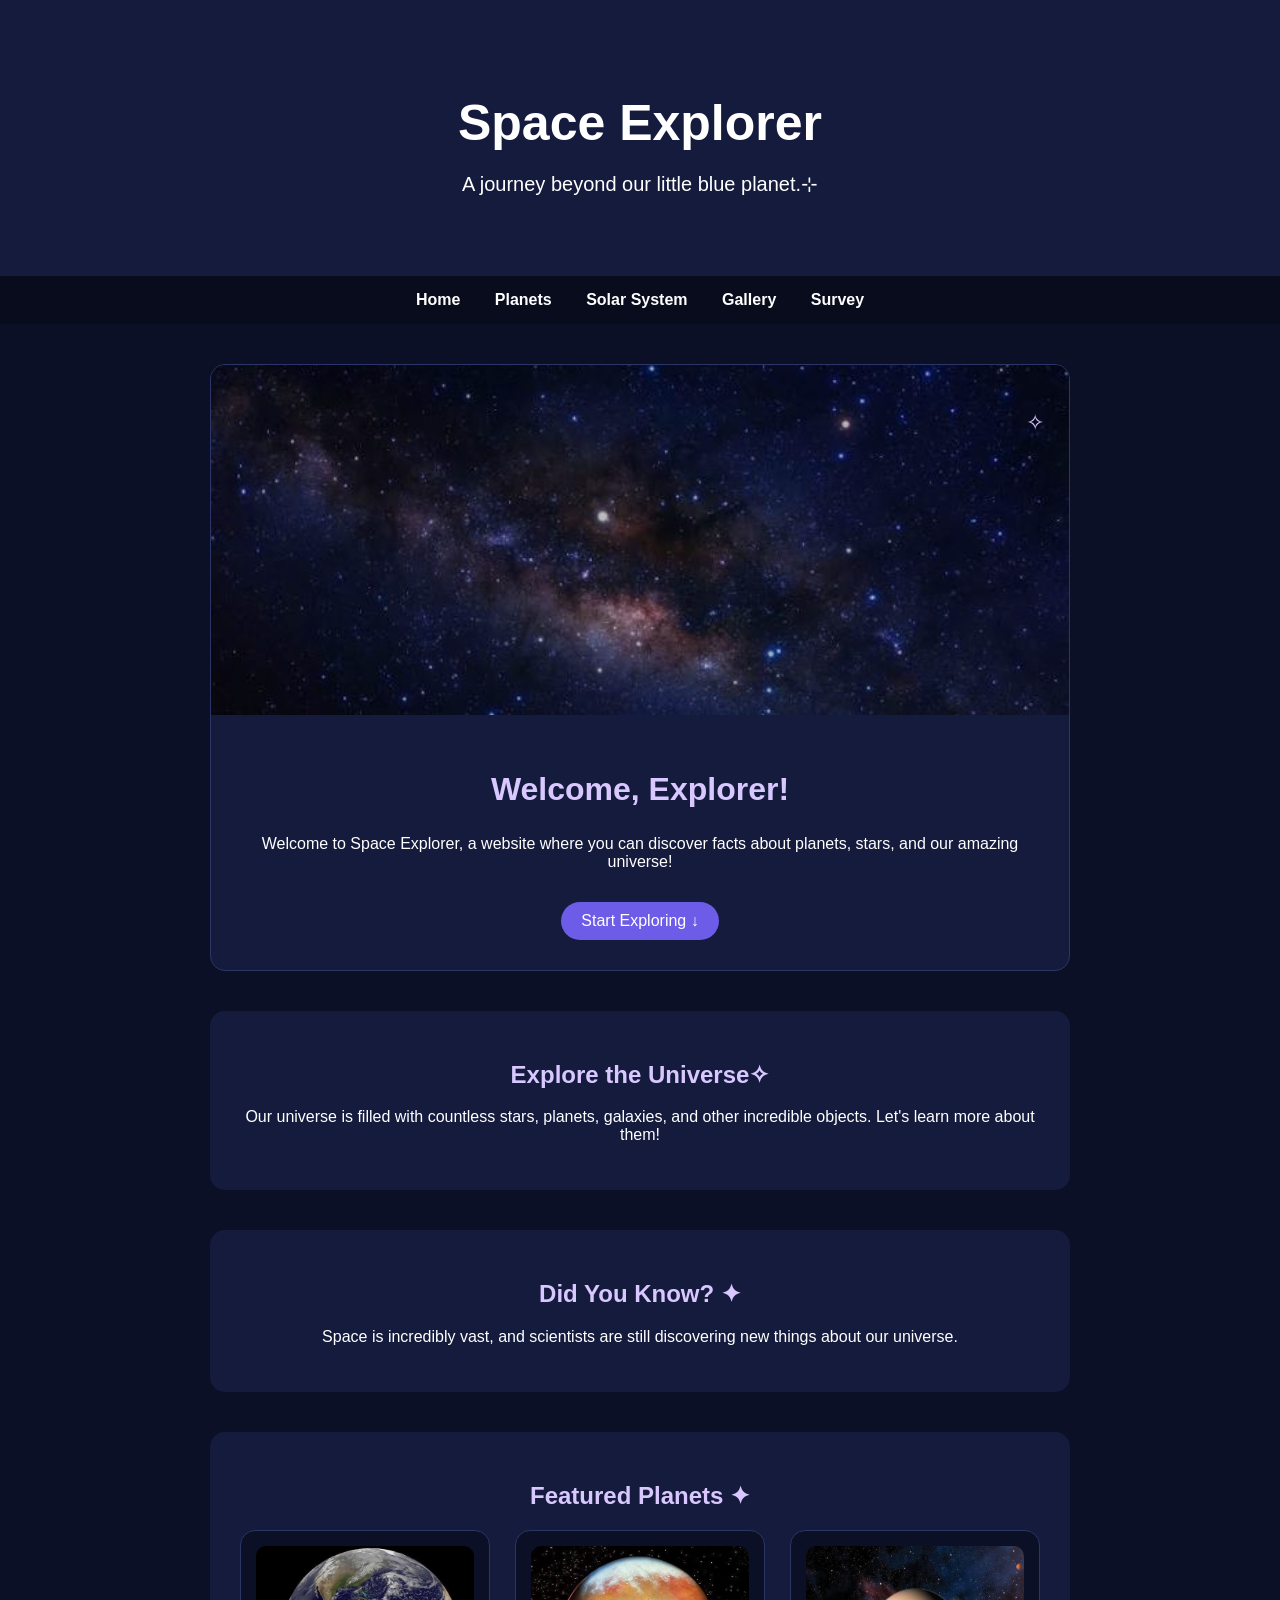
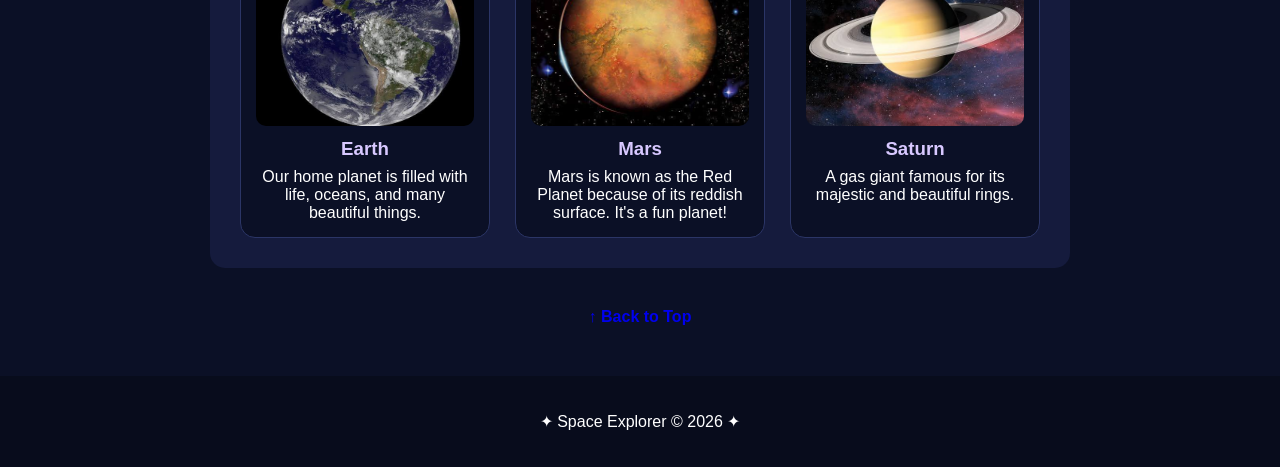
<file: index.html>
<!DOCTYPE html>
<html>
<head>
    <title>Space Explorer</title>
    <link rel="stylesheet" href="style.css">
</head>

<body id="top"></body>
 <header>
        <h1>Space Explorer</h1>
        <p>A journey beyond our little blue planet.⊹</p>
    </header>

    <nav>
        <a href="index.html">Home</a>
        <a href="planets.html">Planets</a>
        <a href="solar-system.html">Solar System</a>
        <a href="gallery.html">Gallery</a>
        <a href="survey.html">Survey</a>
    </nav>

    <main>

        <section class="hero">
    <img src="images/space.jpg" alt="A view of outer space">

    <div class="hero-text">
        <h2>Welcome, Explorer!</h2>

        <p>
            Welcome to Space Explorer, a website where you can discover
            facts about planets, stars, and our amazing universe!
        </p>

        <a href="#explore">Start Exploring ↓</a>
    </div>
</section>
        
        <section id="explore">
            <h2>Explore the Universe✧</h2>

            <p>
                Our universe is filled with countless stars, planets, galaxies,
                and other incredible objects. Let's learn more about them!
            </p>
        </section>

        <section>
            <h2>Did You Know? ✦</h2>

            <p>
                Space is incredibly vast, and scientists are still discovering
                new things about our universe.
            </p>
        </section>

    </main>
    <main>
      <section>
    <h2>Featured Planets ✦</h2>

    <div class="planet-container">

        <div class="planet-card">
    <img src="images/earth.jpg" alt="Earth">
    <h3>Earth</h3>
    <p>
        Our home planet is filled with life, oceans, and many beautiful things.
    </p>
</div>

<div class="planet-card">
    <img src="images/mars.jpg" alt="Mars">
    <h3>Mars</h3>
    <p>
        Mars is known as the Red Planet because of its reddish surface. It's a fun planet!
    </p>
</div>

<div class="planet-card">
    <img src="images/saturn.jpg" alt="Saturn">
    <h3>Saturn</h3>
    <p>
        A gas giant famous for its majestic and beautiful rings.
    </p>
</div>

    </div>
</section>
    </main>
     <div class="back-to-top">
    <a href="#top">↑ Back to Top</a>
</div>
    <footer>
        <p>✦ Space Explorer © 2026 ✦</p>
    </footer>
</body>
</html>
</file>
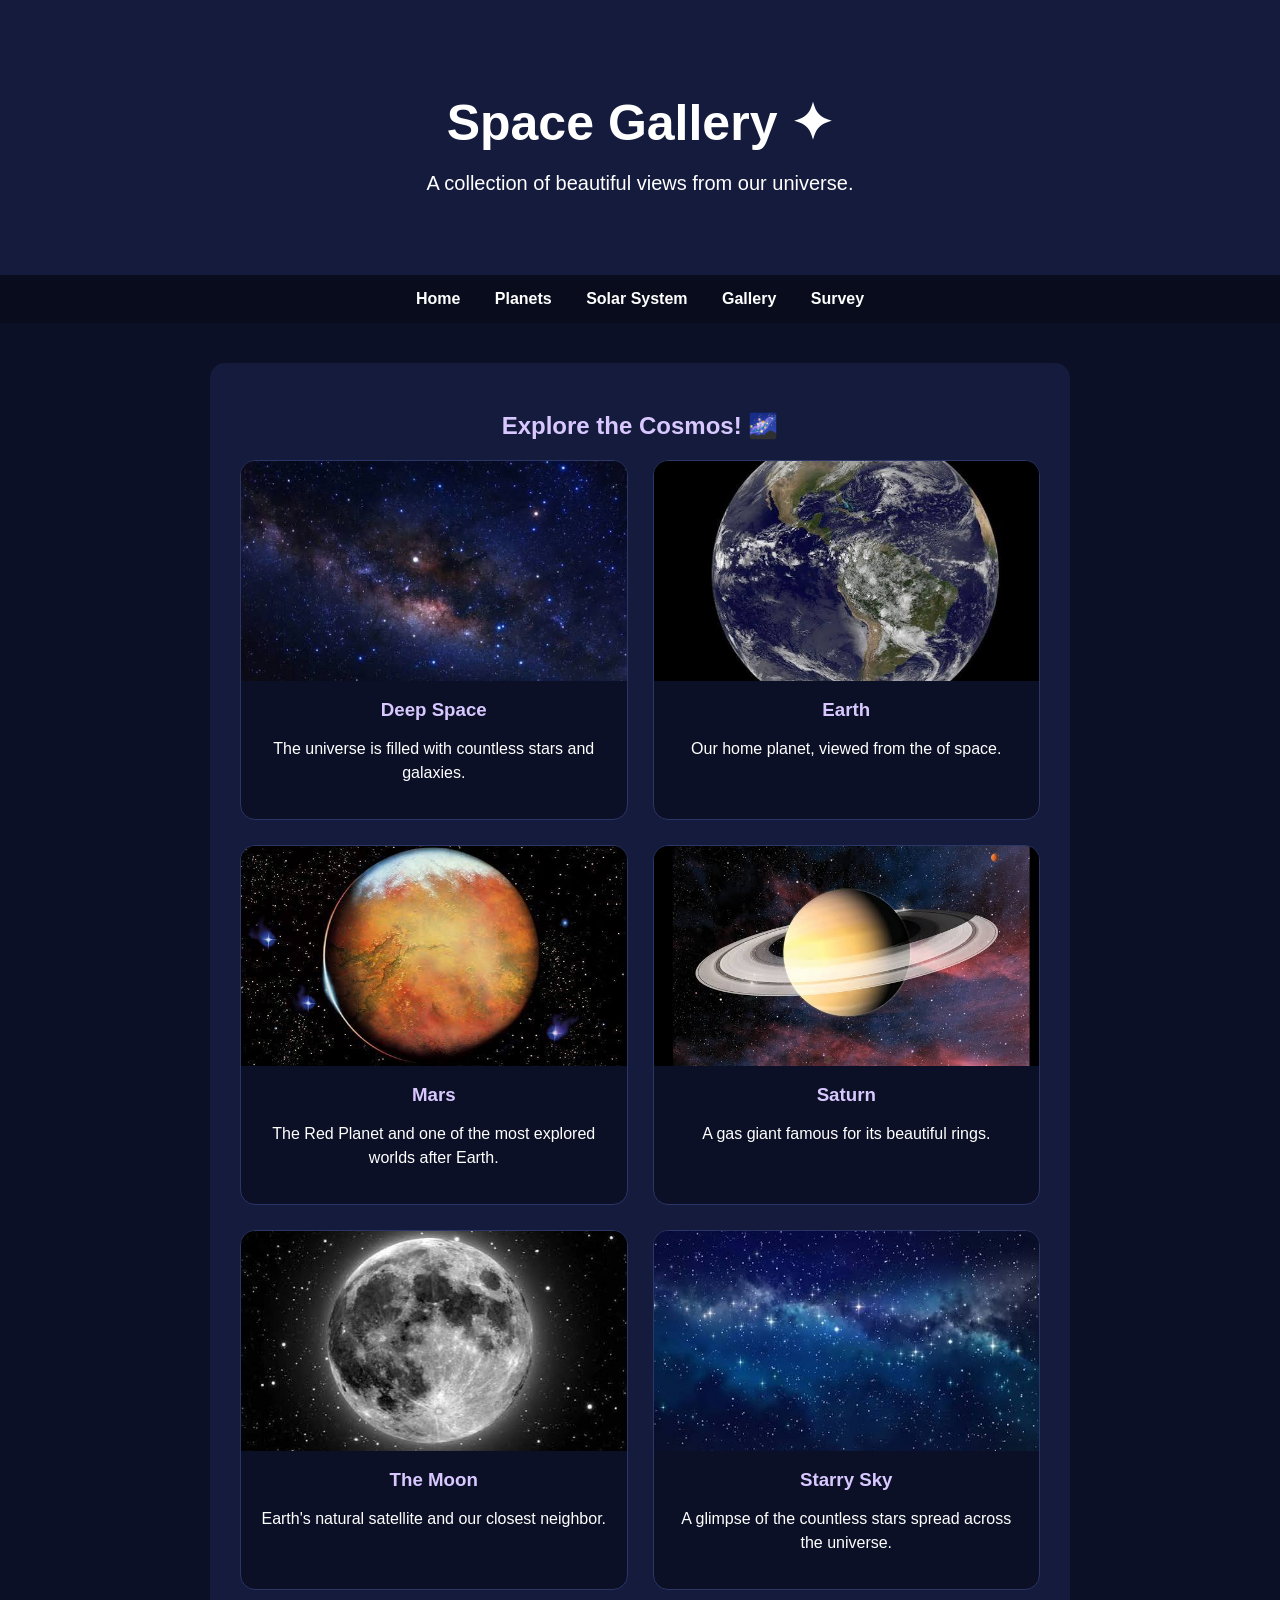
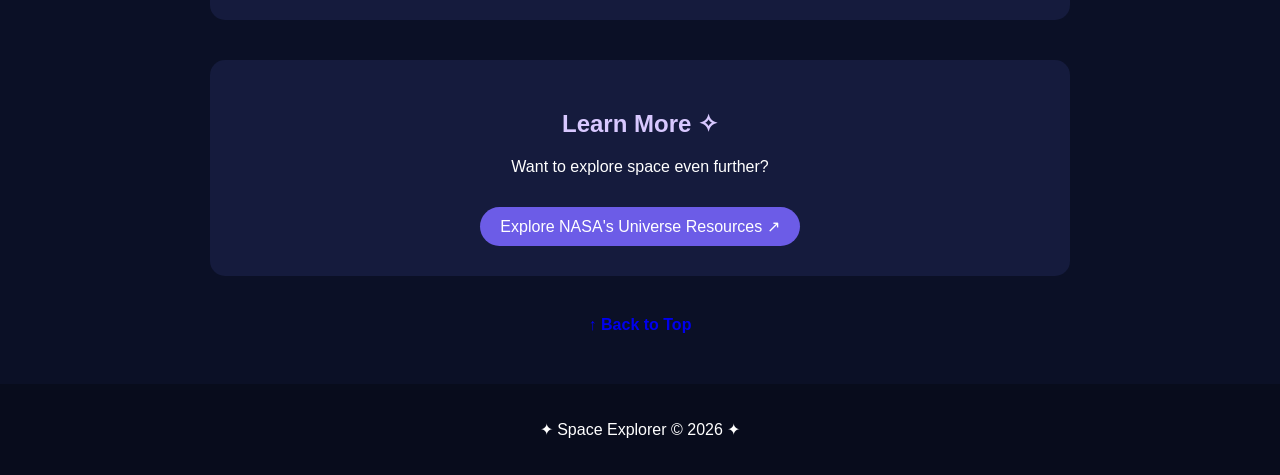
<file: gallery.html>
<!DOCTYPE html>
<html>

<head>
    <title>Gallery | Space Explorer</title>
    <link rel="stylesheet" href="style.css">
</head>

<body id="top"></body>

    <header>
        <h1>Space Gallery ✦</h1>
        <p>A collection of beautiful views from our universe.</p>
    </header>

    <nav>
        <a href="index.html">Home</a>
        <a href="planets.html">Planets</a>
        <a href="solar-system.html">Solar System</a>
        <a href="gallery.html">Gallery</a>
        <a href="survey.html">Survey</a>
    </nav>

    <main>

        <section>
            <h2>Explore the Cosmos! 🌌</h2>

            <div class="gallery">

                <div class="gallery-item">
                    <img src="images/space.jpg" alt="Outer space">
                    <h3>Deep Space</h3>
                    <p>The universe is filled with countless stars and galaxies.</p>
                </div>

                <div class="gallery-item">
                    <img src="images/earth.jpg" alt="Planet Earth">
                    <h3>Earth</h3>
                    <p>Our home planet, viewed from the of space.</p>
                </div>

                <div class="gallery-item">
                    <img src="images/mars.jpg" alt="Planet Mars">
                    <h3>Mars</h3>
                    <p>The Red Planet and one of the most explored worlds after Earth.</p>
                </div>

                <div class="gallery-item">
                    <img src="images/saturn.jpg" alt="Planet Saturn">
                    <h3>Saturn</h3>
                    <p>A gas giant famous for its beautiful rings.</p>
                </div>

                <div class="gallery-item">
                    <img src="images/moon.jpg" alt="The Moon">
                    <h3>The Moon</h3>
                    <p>Earth's natural satellite and our closest neighbor.</p>
                </div>

                <div class="gallery-item">
                    <img src="images/stars.jpg" alt="Stars in space">
                    <h3>Starry Sky</h3>
                    <p>A glimpse of the countless stars spread across the universe.</p>
                </div>

            </div>
        </section>

        <section>
            <h2>Learn More ✧</h2>

            <p>
                Want to explore space even further?
            </p>

            <a href="https://science.nasa.gov/universe/" target="_blank">
                Explore NASA's Universe Resources ↗
            </a>
        </section>

    </main>
<div class="back-to-top">
    <a href="#top">↑ Back to Top</a>
</div>
    <footer>
        <p>✦ Space Explorer © 2026 ✦</p>
    </footer>

</body>

</html>
</file>
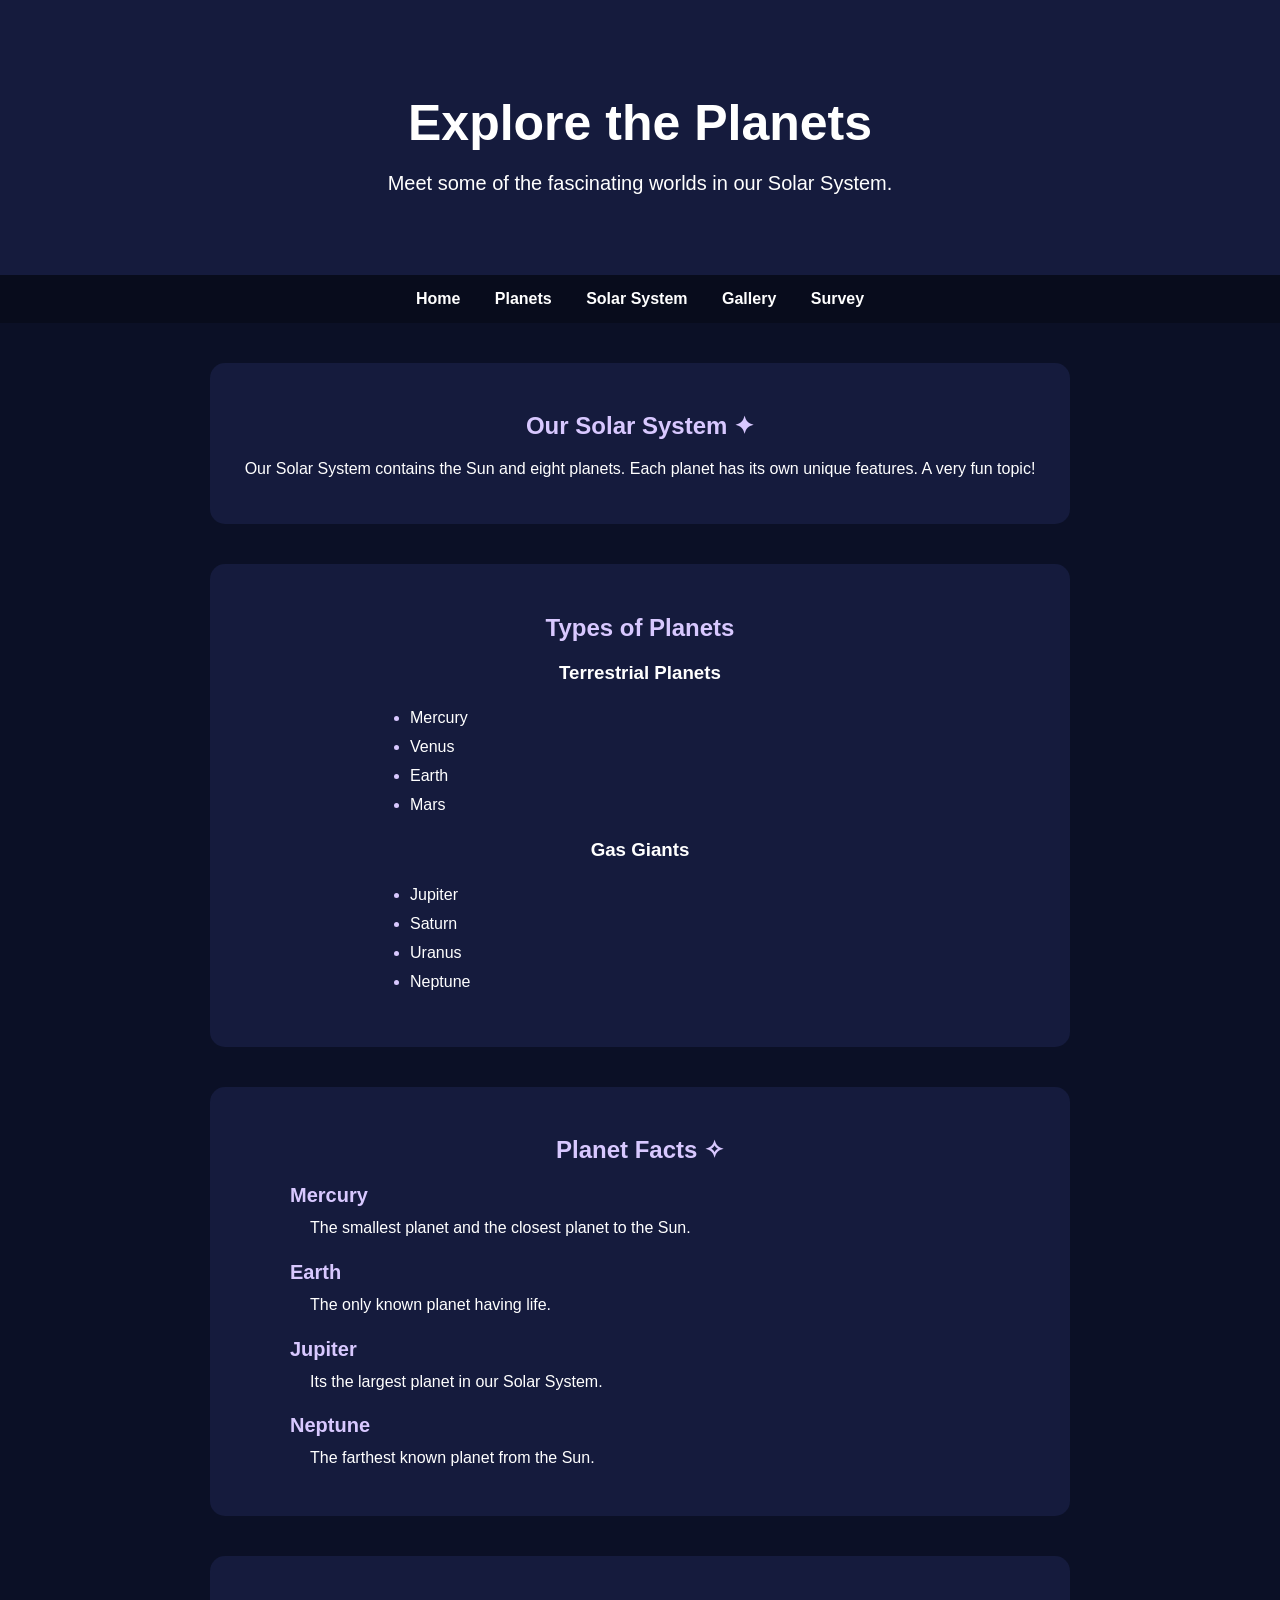
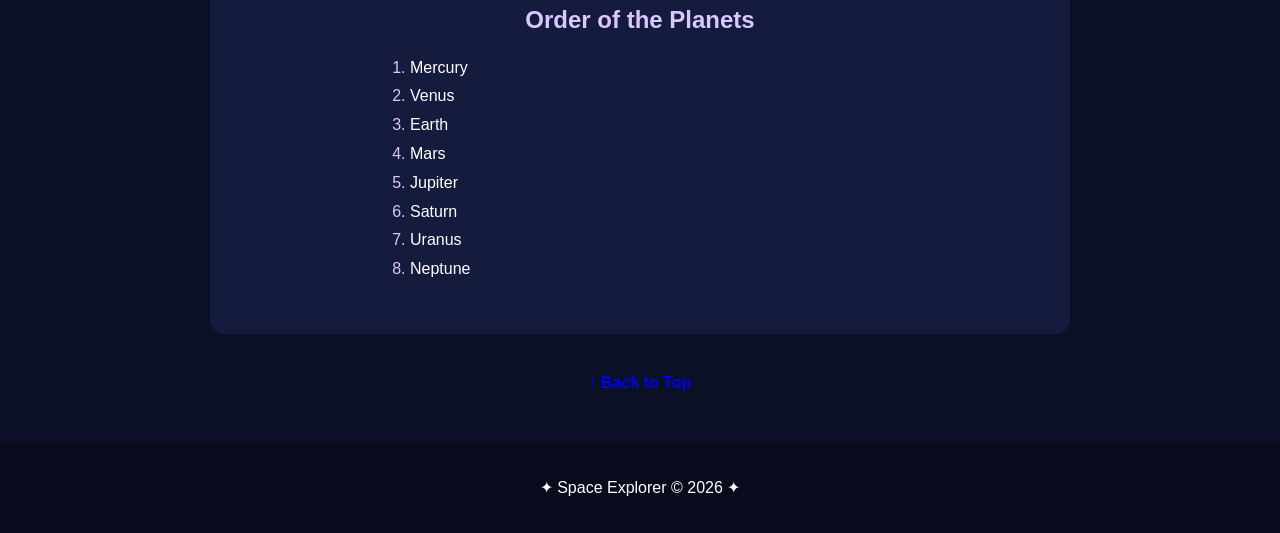
<file: planets.html>
<!DOCTYPE html>
<html>

<head>
    <title>Planets | Space Explorer</title>
    <link rel="stylesheet" href="style.css">
</head>

<body id="top"></body>

    <header>
        <h1>Explore the Planets</h1>
        <p>Meet some of the fascinating worlds in our Solar System.</p>
    </header>

    <nav>
        <a href="index.html">Home</a>
        <a href="planets.html">Planets</a>
        <a href="solar-system.html">Solar System</a>
        <a href="gallery.html">Gallery</a>
        <a href="survey.html">Survey</a>
    </nav>

    <main>

        <section>
            <h2>Our Solar System ✦</h2>

            <p>
                Our Solar System contains the Sun and eight planets.
                Each planet has its own unique features. A very fun topic!
            </p>
        </section>

        <section>
            <h2>Types of Planets</h2>

            <h3>Terrestrial Planets</h3>

            <ul>
                <li>Mercury</li>
                <li>Venus</li>
                <li>Earth</li>
                <li>Mars</li>
            </ul>

            <h3>Gas Giants</h3>

            <ul>
                <li>Jupiter</li>
                <li>Saturn</li>
                <li>Uranus</li>
                <li>Neptune</li>
            </ul>
        </section>

        <section>
            <h2>Planet Facts ✧</h2>

            <dl>
                <dt>Mercury</dt>
                <dd>The smallest planet and the closest planet to the Sun.</dd>

                <dt>Earth</dt>
                <dd>The only known planet having life.</dd>

                <dt>Jupiter</dt>
                <dd>Its the largest planet in our Solar System.</dd>

                <dt>Neptune</dt>
                <dd>The farthest known planet from the Sun.</dd>
            </dl>
        </section>

        <section>
            <h2>Order of the Planets</h2>

            <ol>
                <li>Mercury</li>
                <li>Venus</li>
                <li>Earth</li>
                <li>Mars</li>
                <li>Jupiter</li>
                <li>Saturn</li>
                <li>Uranus</li>
                <li>Neptune</li>
            </ol>
        </section>

    </main>
<div class="back-to-top">
    <a href="#top">↑ Back to Top</a>
</div>
    <footer>
        <p>✦ Space Explorer © 2026 ✦</p>
    </footer>

</body>

</html>
</file>
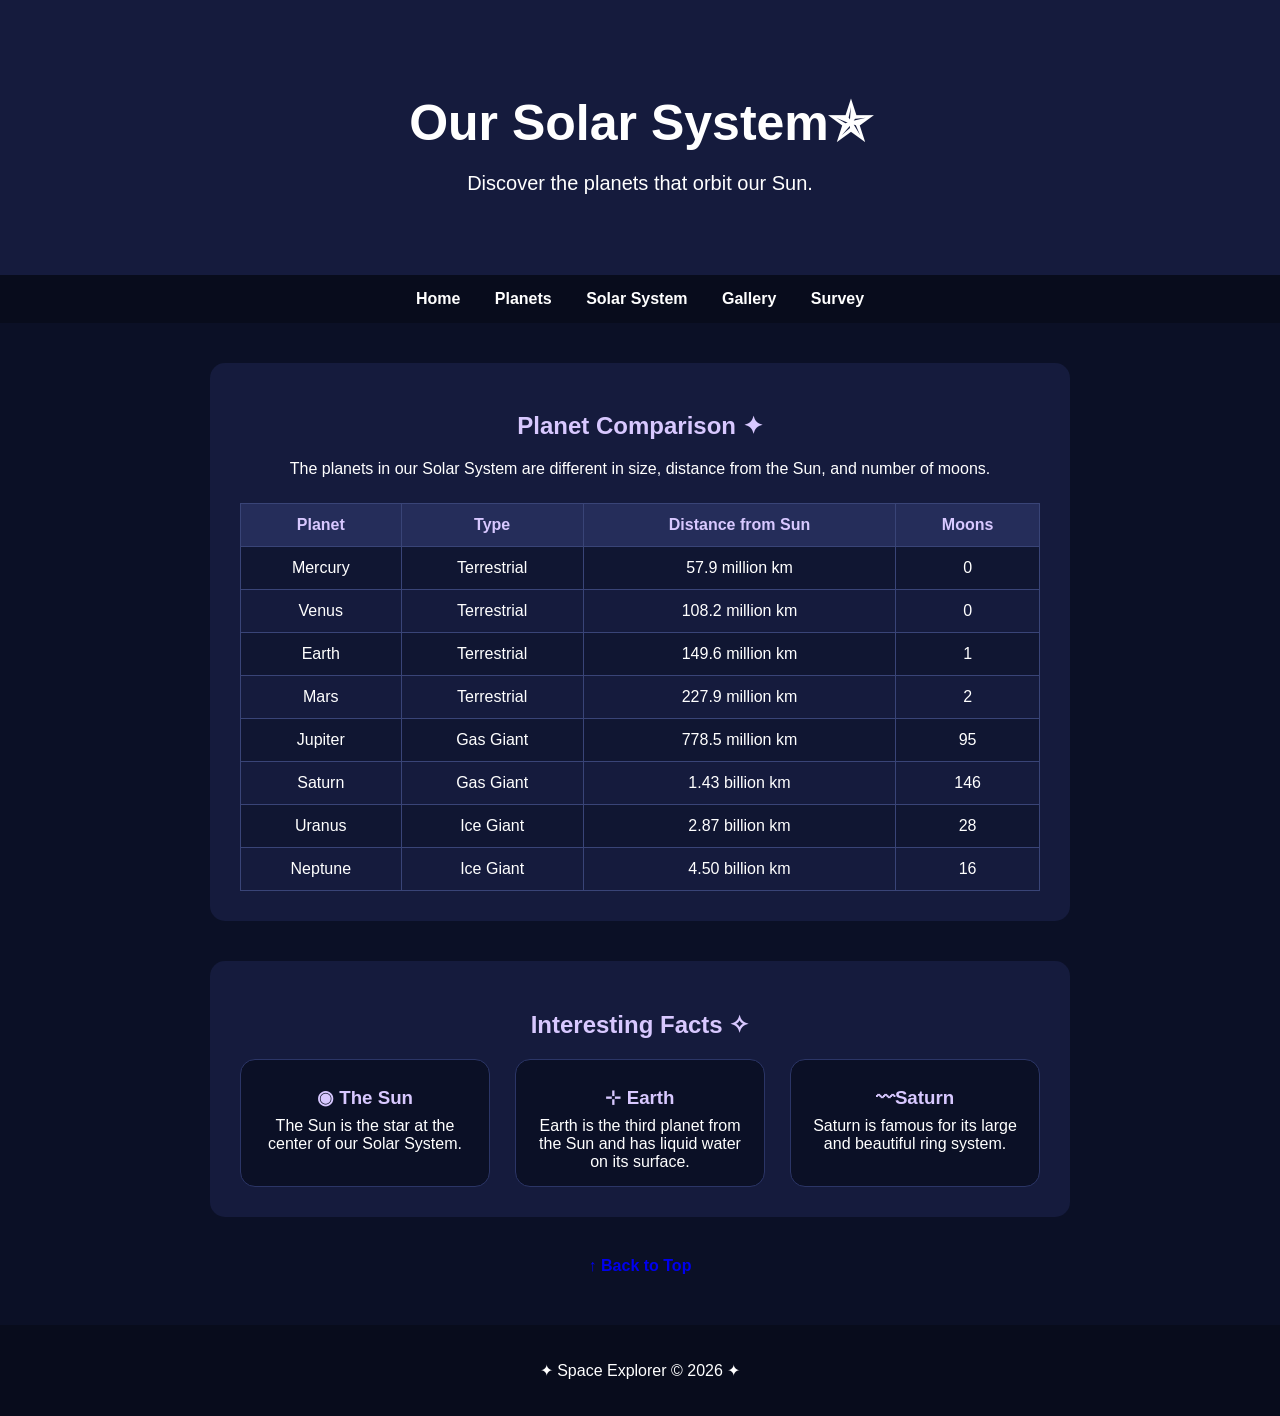
<file: solar-system.html>
<!DOCTYPE html>
<html>

<head>
    <title>Solar System | Space Explorer</title>
    <link rel="stylesheet" href="style.css">
</head>

<body id="top"></body>

    <header>
        <h1>Our Solar System✯ </h1>
        <p>Discover the planets that orbit our Sun.</p>
    </header>

    <nav>
        <a href="index.html">Home</a>
        <a href="planets.html">Planets</a>
        <a href="solar-system.html">Solar System</a>
        <a href="gallery.html">Gallery</a>
        <a href="survey.html">Survey</a>
    </nav>

    <main>

        <section>
            <h2>Planet Comparison ✦</h2>

            <p>
                The planets in our Solar System are different in size,
                distance from the Sun, and number of moons.
            </p>

            <table>
                <tr>
                    <th>Planet</th>
                    <th>Type</th>
                    <th>Distance from Sun</th>
                    <th>Moons</th>
                </tr>

                <tr>
                    <td>Mercury</td>
                    <td>Terrestrial</td>
                    <td>57.9 million km</td>
                    <td>0</td>
                </tr>

                <tr>
                    <td>Venus</td>
                    <td>Terrestrial</td>
                    <td>108.2 million km</td>
                    <td>0</td>
                </tr>

                <tr>
                    <td>Earth</td>
                    <td>Terrestrial</td>
                    <td>149.6 million km</td>
                    <td>1</td>
                </tr>

                <tr>
                    <td>Mars</td>
                    <td>Terrestrial</td>
                    <td>227.9 million km</td>
                    <td>2</td>
                </tr>

                <tr>
                    <td>Jupiter</td>
                    <td>Gas Giant</td>
                    <td>778.5 million km</td>
                    <td>95</td>
                </tr>

                <tr>
                    <td>Saturn</td>
                    <td>Gas Giant</td>
                    <td>1.43 billion km</td>
                    <td>146</td>
                </tr>

                <tr>
                    <td>Uranus</td>
                    <td>Ice Giant</td>
                    <td>2.87 billion km</td>
                    <td>28</td>
                </tr>

                <tr>
                    <td>Neptune</td>
                    <td>Ice Giant</td>
                    <td>4.50 billion km</td>
                    <td>16</td>
                </tr>
            </table>
        </section>

        <section>
            <h2>Interesting Facts ✧</h2>

            <div class="planet-container">

                <div class="planet-card">
                    <h3>◉ The Sun</h3>
                    <p>
                        The Sun is the star at the center of our Solar System.
                    </p>
                </div>

                <div class="planet-card">
                    <h3>⊹ Earth</h3>
                    <p>
                        Earth is the third planet from the Sun and has liquid water
                        on its surface.
                    </p>
                </div>

                <div class="planet-card">
                    <h3> 〰Saturn</h3>
                    <p>
                        Saturn is famous for its large and beautiful ring system.
                    </p>
                </div>

            </div>
        </section>

    </main>
<div class="back-to-top">
    <a href="#top">↑ Back to Top</a>
</div>
    <footer>
        <p>✦ Space Explorer © 2026 ✦</p>
    </footer>

</body>

</html>
</file>
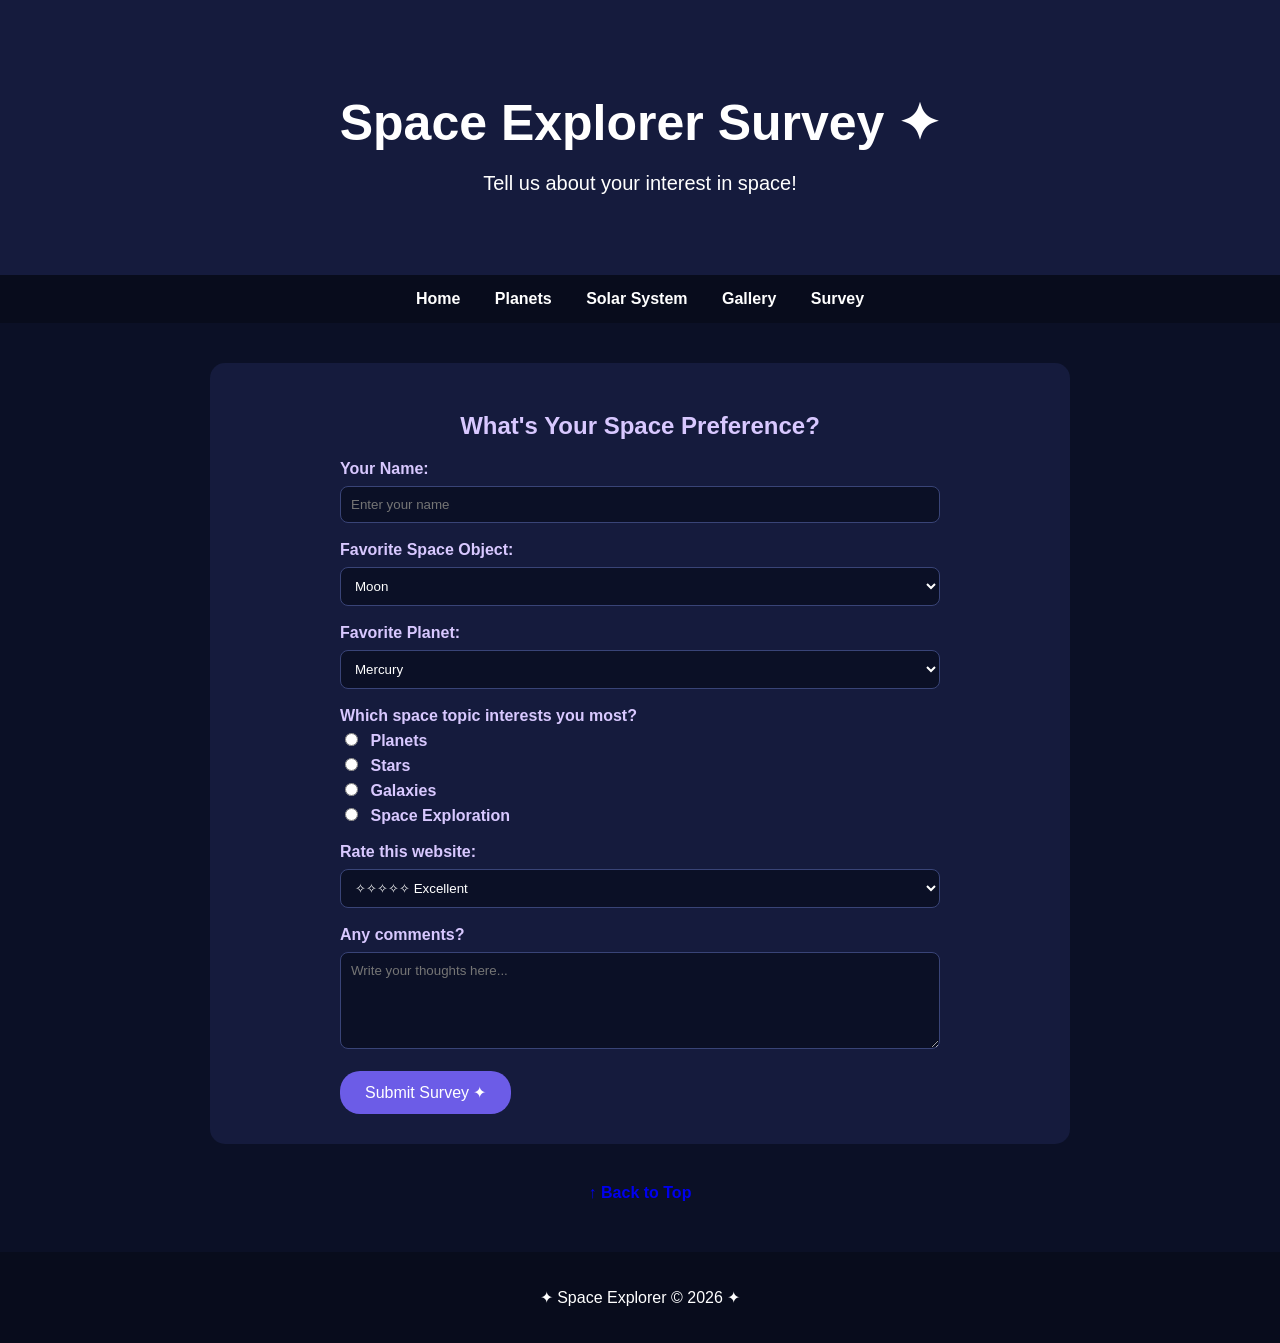
<file: survey.html>
<!DOCTYPE html>
<html>

<head>
    <title>Space Survey | Space Explorer</title>
    <link rel="stylesheet" href="style.css">
</head>

<body id="top"></body>

    <header>
        <h1>Space Explorer Survey ✦</h1>
        <p>Tell us about your interest in space!</p>
    </header>

    <nav>
        <a href="index.html">Home</a>
        <a href="planets.html">Planets</a>
        <a href="solar-system.html">Solar System</a>
        <a href="gallery.html">Gallery</a>
        <a href="survey.html">Survey</a>
    </nav>

    <main>

        <section>
            <h2>What's Your Space Preference? </h2>

            <form>

                <label for="name">Your Name:</label>
                <input type="text" id="name" name="name" placeholder="Enter your name">

                <br><br>

                <label for="object">Favorite Space Object:</label>

<select id="object" name="object">
    <option value="moon">Moon</option>
    <option value="sun">Sun</option>
    <option value="planet">Planet</option>
    <option value="star">Star</option>
    <option value="galaxy">Galaxy</option>
    <option value="comet">Comet</option>
</select>

<br><br>

                <label for="planet">Favorite Planet:</label>

                <select id="planet" name="planet">
                    <option value="mercury">Mercury</option>
                    <option value="venus">Venus</option>
                    <option value="earth">Earth</option>
                    <option value="mars">Mars</option>
                    <option value="jupiter">Jupiter</option>
                    <option value="saturn">Saturn</option>
                    <option value="uranus">Uranus</option>
                    <option value="neptune">Neptune</option>
                </select>

                <br><br>

                <label>Which space topic interests you most?</label>

                <br>

                <input type="radio" id="planets" name="topic" value="planets">
                <label for="planets">Planets</label>

                <br>

                <input type="radio" id="stars" name="topic" value="stars">
                <label for="stars">Stars</label>

                <br>

                <input type="radio" id="galaxies" name="topic" value="galaxies">
                <label for="galaxies">Galaxies</label>

                <br>

                <input type="radio" id="space-exploration" name="topic" value="space-exploration">
                <label for="space-exploration">Space Exploration</label>

                <br><br>

                <label for="rating">Rate this website:</label>

                <select id="rating" name="rating">
                    <option value="5">✧✧✧✧✧ Excellent</option>
                    <option value="4">✧✧✧✧ Very Good</option>
                    <option value="3">✧✧✧ Good</option>
                    <option value="2">✧✧ Needs Improvement</option>
                    <option value="1">✧ Poor</option>
                </select>

                <br><br>

                <label for="comments">Any comments?</label>

                <br>

                <textarea id="comments" name="comments" rows="5"
                    placeholder="Write your thoughts here..."></textarea>

                <br><br>

                <button type="submit">Submit Survey ✦</button>

            </form>

        </section>

    </main>
<div class="back-to-top">
    <a href="#top">↑ Back to Top</a>
</div>
    <footer>
        <p>✦ Space Explorer © 2026 ✦</p>
    </footer>

</body>

</html>
</file>
<file: style.css>
body {
    margin: 0;
    font-family: Arial, sans-serif;
    background-color: #0b1026;
    color: white;
    text-align: center;
}

header {
    padding: 60px 20px;
    background-color: #151b3d;
}

header h1 {
    font-size: 50px;
    margin-bottom: 10px;
}

header p {
    font-size: 20px;
}

nav {
    padding: 15px;
    background-color: #080c1c;
}

nav a {
    color: white;
    text-decoration: none;
    margin: 0 15px;
    font-weight: bold;
}

nav a:hover {
    color: #c9b6ff;
}

main {
    max-width: 900px;
    margin: auto;
}

section {
    margin: 40px 20px;
    padding: 30px;
    background-color: #151b3d;
    border-radius: 15px;
}

section h2 {
    color: #d8c8ff;
}

section a {
    display: inline-block;
    margin-top: 15px;
    padding: 10px 20px;
    background-color: #6c5ce7;
    color: white;
    text-decoration: none;
    border-radius: 20px;
}

section a:hover {
    background-color: #8577ee;
}

footer {
    margin-top: 50px;
    padding: 20px;
    background-color: #080c1c;
}
.hero {
    padding: 0;
    overflow: hidden;
}

.hero img {
    width: 100%;
    height: 350px;
    object-fit: cover;
    display: block;
}

.hero-text {
    padding: 30px;
}

.hero-text h2 {
    font-size: 32px;
} 
.hero {
    position: relative;
    border: 1px solid #2b3566;
}

.hero::before {
    content: "✦";
    position: absolute;
    top: 15px;
    left: 20px;
    font-size: 28px;
    color: #d8c8ff;
}

.hero::after {
    content: "✧";
    position: absolute;
    top: 45px;
    right: 25px;
    font-size: 22px;
    color: #d8c8ff;
}

.hero img {
    filter: brightness(0.75);
}

.hero-text {
    position: relative;
}
.planet-container {
    display: flex;
    gap: 20px;
    justify-content: center;
    flex-wrap: wrap;
}

.planet-card {
    flex: 1;
    min-width: 180px;
    padding: 20px;
    background-color: #0b1026;
    border: 1px solid #2b3566;
    border-radius: 15px;
    transition: transform 0.3s;
}

.planet-card:hover {
    transform: translateY(-8px);
}

.planet-card h3 {
    color: #d8c8ff;
}
/* Planet Page */

dl {
    text-align: left;
    max-width: 700px;
    margin: auto;
}

dt {
    font-size: 20px;
    font-weight: bold;
    color: #d8c8ff;
    margin-top: 20px;
}

dd {
    margin: 8px 0 15px 20px;
    line-height: 1.6;
}

ul,
ol {
    text-align: left;
    max-width: 500px;
    margin: 20px auto;
    line-height: 1.8;
}

li::marker {
    color: #d8c8ff;
}
/* Planet Comparison Table */

table {
    width: 100%;
    border-collapse: collapse;
    margin-top: 25px;
}

th,
td {
    border: 1px solid #394477;
    padding: 12px;
    text-align: center;
}

th {
    background-color: #252d5a;
    color: #d8c8ff;
}

tr:nth-child(even) {
    background-color: #101632;
}

tr:hover {
    background-color: #202953;
}
/* Gallery */

.gallery {
    display: grid;
    grid-template-columns: repeat(2, 1fr);
    gap: 25px;
}

.gallery-item {
    background-color: #0b1026;
    border: 1px solid #2b3566;
    border-radius: 15px;
    overflow: hidden;
    transition: transform 0.3s;
}

.gallery-item:hover {
    transform: scale(1.03);
}

.gallery-item img {
    width: 100%;
    height: 220px;
    object-fit: cover;
    display: block;
}

.gallery-item h3 {
    color: #d8c8ff;
    margin: 18px 10px 8px;
}

.gallery-item p {
    padding: 0 15px 18px;
    line-height: 1.5;
}
/* Survey Form */

form {
    max-width: 600px;
    margin: auto;
    text-align: left;
}

label {
    color: #d8c8ff;
    font-weight: bold;
}

input,
select,
textarea {
    width: 100%;
    padding: 10px;
    margin-top: 8px;
    box-sizing: border-box;
    border: 1px solid #394477;
    border-radius: 8px;
    background-color: #0b1026;
    color: white;
    font-family: Arial, sans-serif;
}

input[type="radio"] {
    width: auto;
    margin-right: 8px;
}

button {
    padding: 12px 25px;
    border: none;
    border-radius: 20px;
    background-color: #6c5ce7;
    color: white;
    font-size: 16px;
    cursor: pointer;
}

button:hover {
    background-color: #8577ee;
    transform: translateY(-2px);
}
.space-message {
    color: #d8c8ff;
    font-style: italic;
    margin-top: 25px;
}
/* Featured Planets */
.planet-container {
    display: flex;
    gap: 25px;
    justify-content: center;
    flex-wrap: wrap;
}

.planet-card {
    width: 280px;
    padding: 15px;
    box-sizing: border-box;
    text-align: center;
    border-radius: 15px;
    overflow: hidden;
}

.planet-card img {
    width: 100%;
    height: 180px;
    object-fit: cover;
    display: block;
    border-radius: 10px;
}

.planet-card h3 {
    margin: 12px 0 8px;
}

.planet-card p {
    margin: 0;
}
.back-to-top {
    text-align: center;
    margin: 25px 0;
}

.back-to-top a {
    text-decoration: none;
    font-weight: bold;
}
</file>
